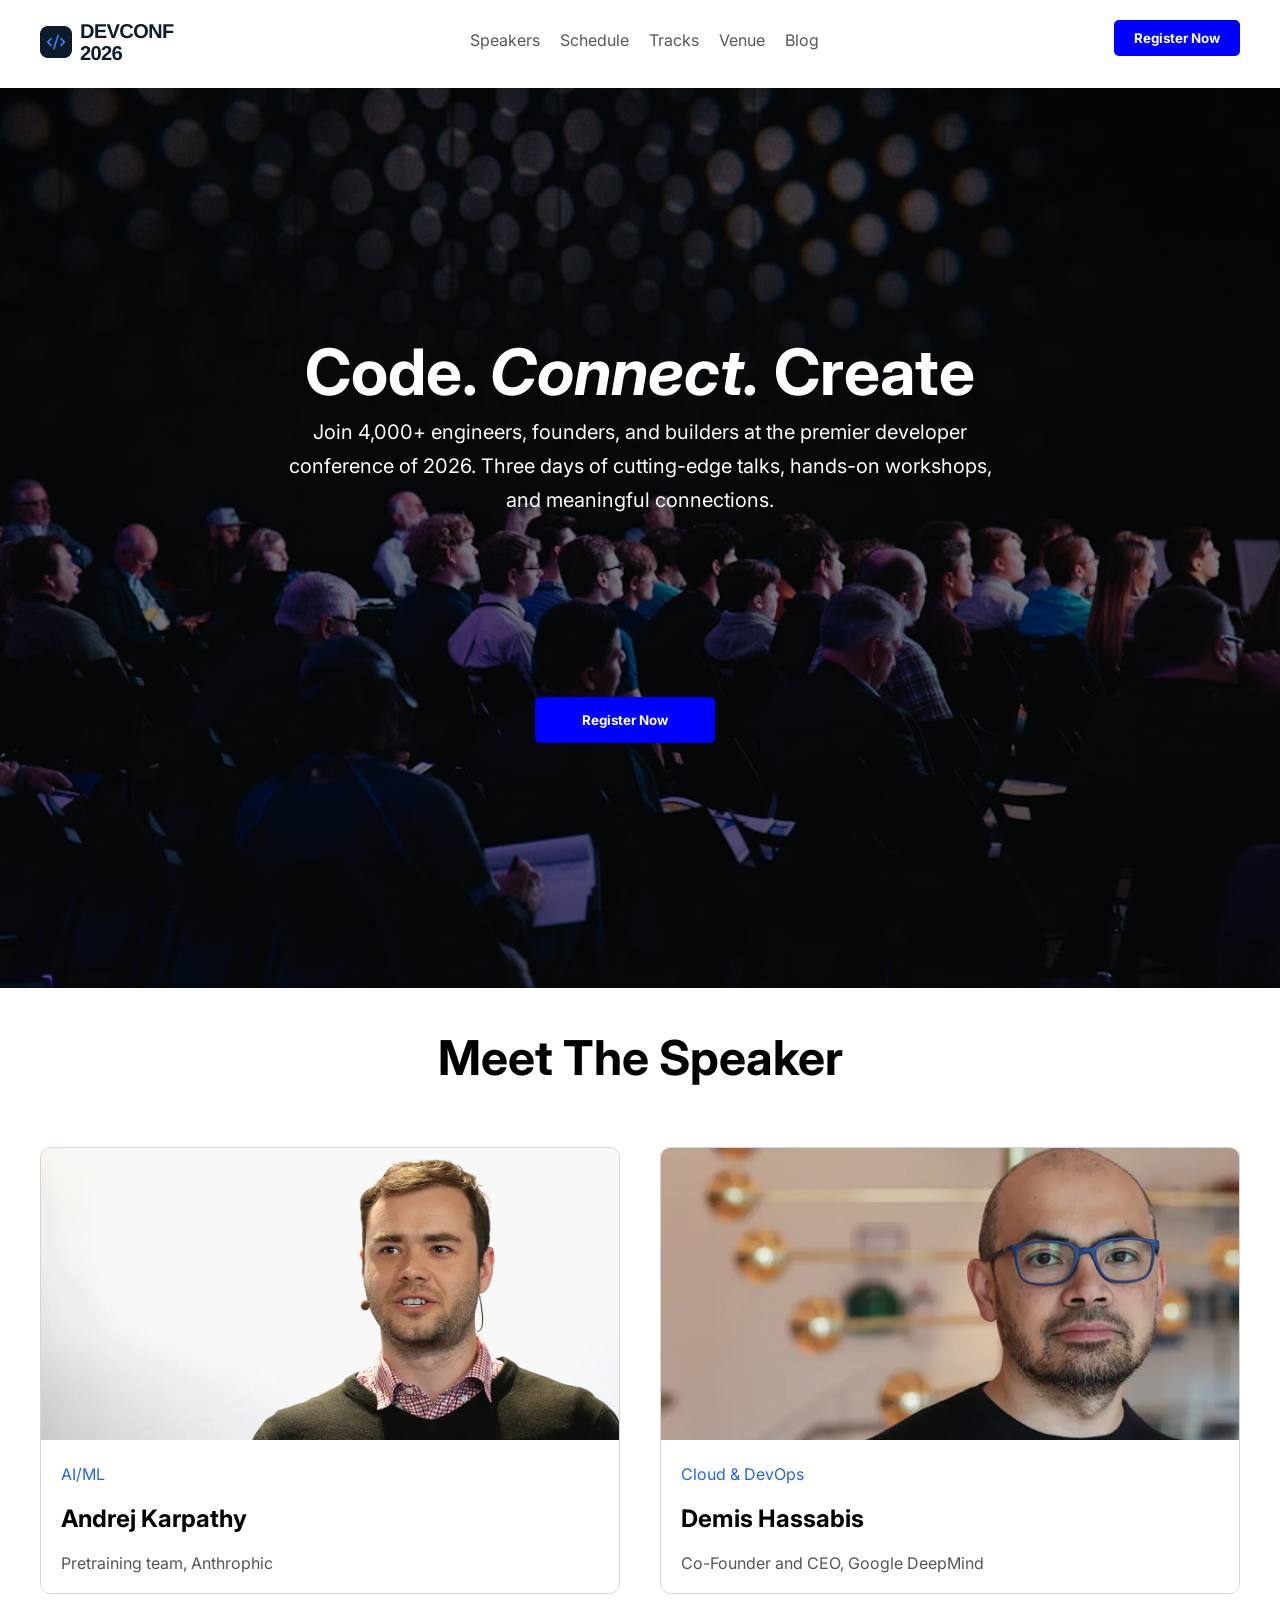
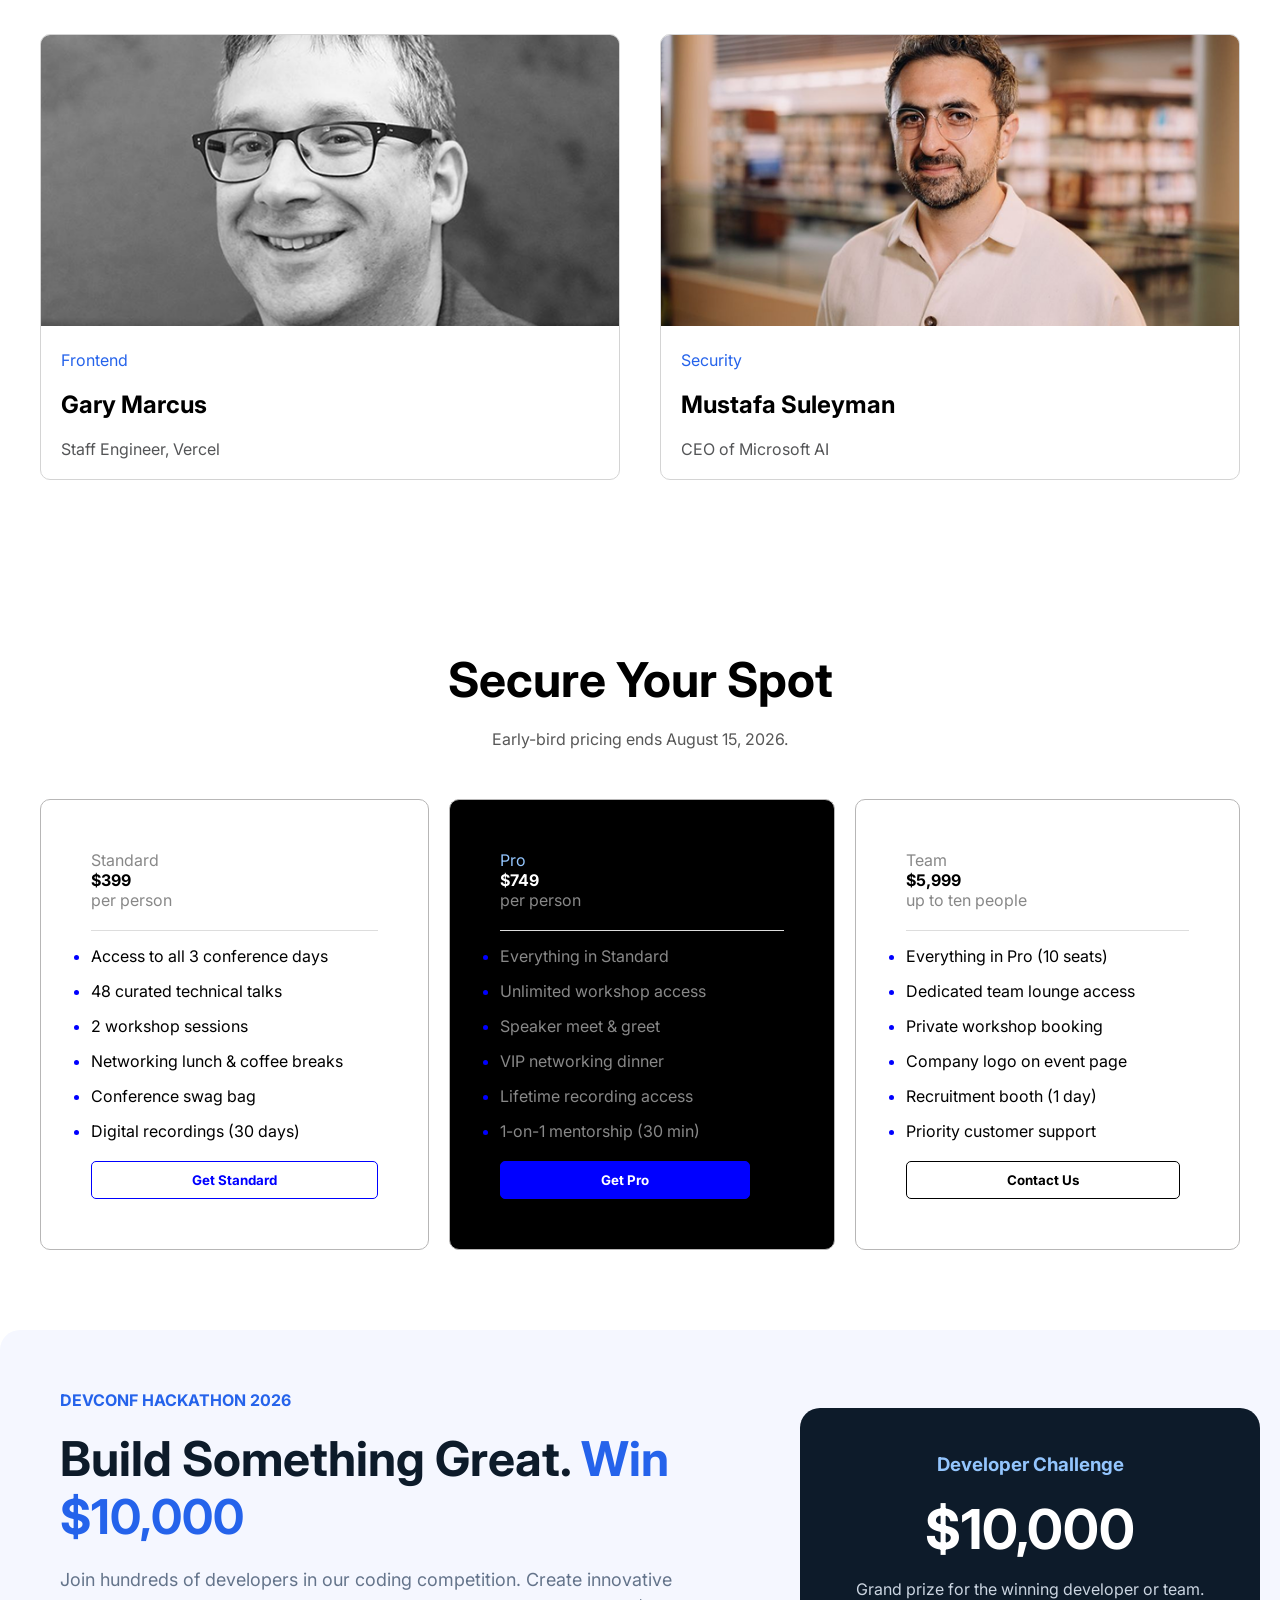
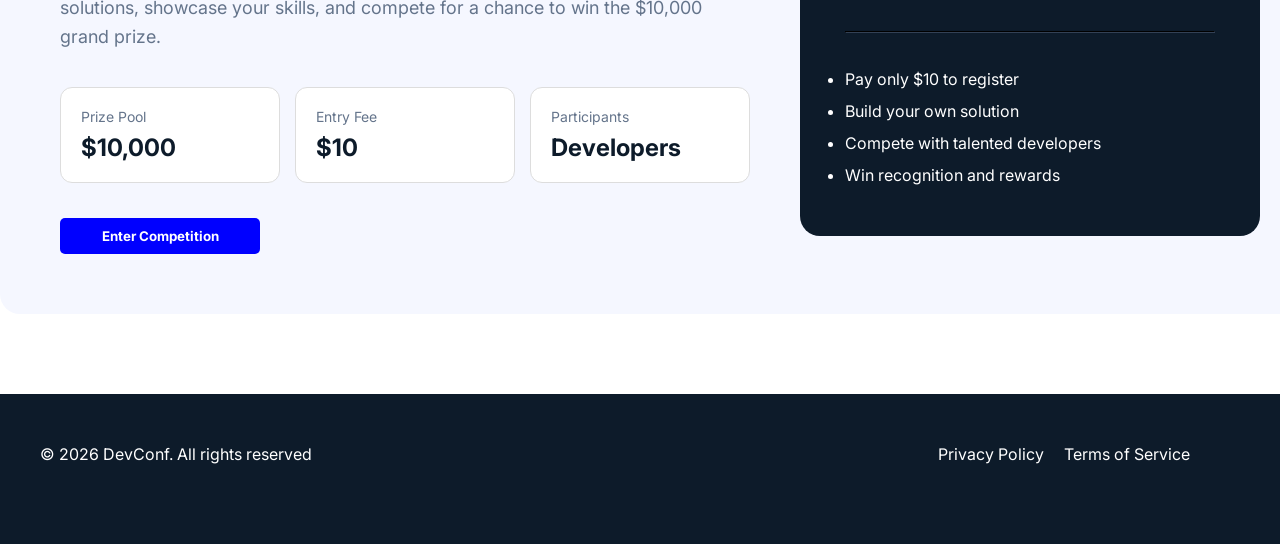
<file: index.html>
<!doctype html>
<html lang="en">
  <head>
    <meta charset="UTF-8" />
    <meta name="viewport" content="width=device-width, initial-scale=1.0" />
    <title>Hero Design</title>
    <link rel="stylesheet" href="./style.css" />
    <link rel="preconnect" href="https://fonts.googleapis.com">
    <link rel="preconnect" href="https://fonts.gstatic.com" crossorigin>
    <link href="https://fonts.googleapis.com/css2?family=Inter:ital,opsz,wght@0,14..32,100..900;1,14..32,100..900&display=swap" rel="stylesheet">
  </head>
  <body>
    <header>
    <nav class="container">
      <div>
        <img src="./assets/logo.png" alt="" />
      </div>
      <div>
        <ul class="nvul">
          <li><a href="">Speakers</a></li>
          <li><a href="">Schedule</a></li>
          <li><a href="">Tracks</a></li>
          <li><a href="">Venue</a></li>
          <li><a href="">Blog</a></li>
        </ul>
      </div>
      <div>
        <button class="btn">Register Now</button>
      </div>
    </nav>
    <div class="banner">
        <div class="banner-content">
          <h1>Code. <em>Connect.</em> Create</h1>

          <p>
            Join 4,000+ engineers, founders, and builders at the premier
            developer
          </p>
          <p>conference of 2026. Three days of cutting-edge talks, hands-on workshops,</p>
          <p> and meaningful connections.</p>
          <div id="bt"><button class="btn btn2">Register Now</button></div>
        </div>
        </div>
    </header>
    <main>
      <section class="main1 container">
        <h1 class="">Meet The Speaker</h1>
        <section class="speaker12">
            <section class="speaker1 speaker1234">
                <img src="./assets/andrej.png" alt="speaker 1" class="image">
                <p class="img_p">AI/ML</p>
                <h2 class="img_h2">Andrej Karpathy</h2>
                <p class="img_p3">Pretraining team, Anthrophic</p>
            </section>
            <section class="speaker2 speaker1234 ">
                <img src="./assets/demis.png" alt="Speaker 2" class="image">
                <p class="img_p">Cloud & DevOps</p>
                <h2 class="img_h2">Demis Hassabis</h2>
                <p class="img_p3">Co-Founder and CEO, Google DeepMind</p>
            </section>
            </section>
            <section class="speaker34">
                <section class="speaker3 speaker1234">
                    <img src="./assets/gary.png" alt="speaker 3" class="image">
                    <p class="img_p">Frontend</p>
                    <h2 class="img_h2">Gary Marcus</h2>
                    <p class="img_p3">Staff Engineer, Vercel</p>
                </section>
                <section class="speaker4 speaker1234">
                    <img src="./assets/mustafa.png" alt="speaker 4" class="image">
                    <p class="img_p">Security</p>
                    <h2 class="img_h2">Mustafa Suleyman</h2>
                    <p class="img_p3">CEO of Microsoft AI</p>
                </section>
            </section>
      </section>
      
      
      
      
      <section class="securespot container">
        <h1>Secure Your Spot</h1>
        <p>Early-bird pricing ends August 15, 2026.</p>
        <section class="box">

            <section class="first_box box-bor">
                <div class="boxpay">
                    <p style="color: #888888;">Standard</p>
                    <h1>$399</h1>
                    <p style="color: #888888;">per person</p>
                </div>
                <ul>
                    <li class="box_li">Access to all 3 conference days</li>
                    <li class="box_li">48 curated technical talks</li>
                    <li class="box_li">2 workshop sessions</li>
                    <li class="box_li">Networking lunch & coffee breaks</li>
                    <li class="box_li">Conference swag bag</li>
                    <li class="box_li">Digital recordings (30 days)</li>
            </ul>
            <button>Get Standard</button>
        </section>
        <section class="second_box box-bor ">
            <div class="boxpay">
                <p style="color:#93c5fd;">Pro</p>
                <h1>$749</h1>
                <p style="color: #888888;">per person</p>
            </div>
            <ul>
                <li class="box_li">Everything in Standard</li>
                <li class="box_li">Unlimited workshop access</li>
                <li class="box_li">Speaker meet & greet</li>
                <li class="box_li">VIP networking dinner</li>
                <li class="box_li">Lifetime recording access</li>
                <li class="box_li">1-on-1 mentorship (30 min)</li>
            </ul>
            <button>Get Pro</button>
        </section>
        <section class="third_box box-bor">
            <div class="boxpay">
                <p style="color:#888888;">Team</p>
                <h1>$5,999</h1>
                <p style="color: #888888;">up to ten people</p>
            </div>
            <ul>
                <li class="box_li">Everything in Pro (10 seats)</li>
                <li class="box_li">Dedicated team lounge access</li>
                <li class="box_li">Private workshop booking</li>
                <li class="box_li">Company logo on event page</li>
                <li class="box_li">Recruitment booth (1 day)</li>
                <li class="box_li">Priority customer support</li>
            </ul>
            <button>Contact Us</button>
        </section>
      </section>
    </section>
    <section class="competition container">

  <div class="competition-left">
    <p class="competition-tag">DEVCONF HACKATHON 2026</p>

    <h1>
      Build Something Great.
      <span>Win $10,000</span>
    </h1>

    <p class="competition-text">
      Join hundreds of developers in our coding competition. 
      Create innovative solutions, showcase your skills, and compete 
      for a chance to win the $10,000 grand prize.
    </p>

    <div class="competition-info">

      <div>
        <p>Prize Pool</p>
        <h2>$10,000</h2>
      </div>

      <div>
        <p>Entry Fee</p>
        <h2>$10</h2>
      </div>

      <div>
        <p>Participants</p>
        <h2>Developers</h2>
      </div>

    </div>

    <button class="btn competition-btn">
      Enter Competition
    </button>

  </div>


  <div class="competition-card">

    <h3>Developer Challenge</h3>

    <div class="money">
      $10,000
    </div>

    <p>
      Grand prize for the winning developer or team.
    </p>

    <hr>

    <ul>
      <li>Pay only $10 to register</li>
      <li>Build your own solution</li>
      <li>Compete with talented developers</li>
      <li>Win recognition and rewards</li>
    </ul>

  </div>

</section>

</main>
<footer>
  <section class="foot_12 container">
    <div class="foot1">
      <a href="">© 2026 DevConf. All rights reserved</a>
    </div>
    <div class="foot2">
      <a href="">Privacy Policy</a>
      <a href="">Terms of Service</a>
    </div>
  </section>
</footer>
</body>
</html>
</file>
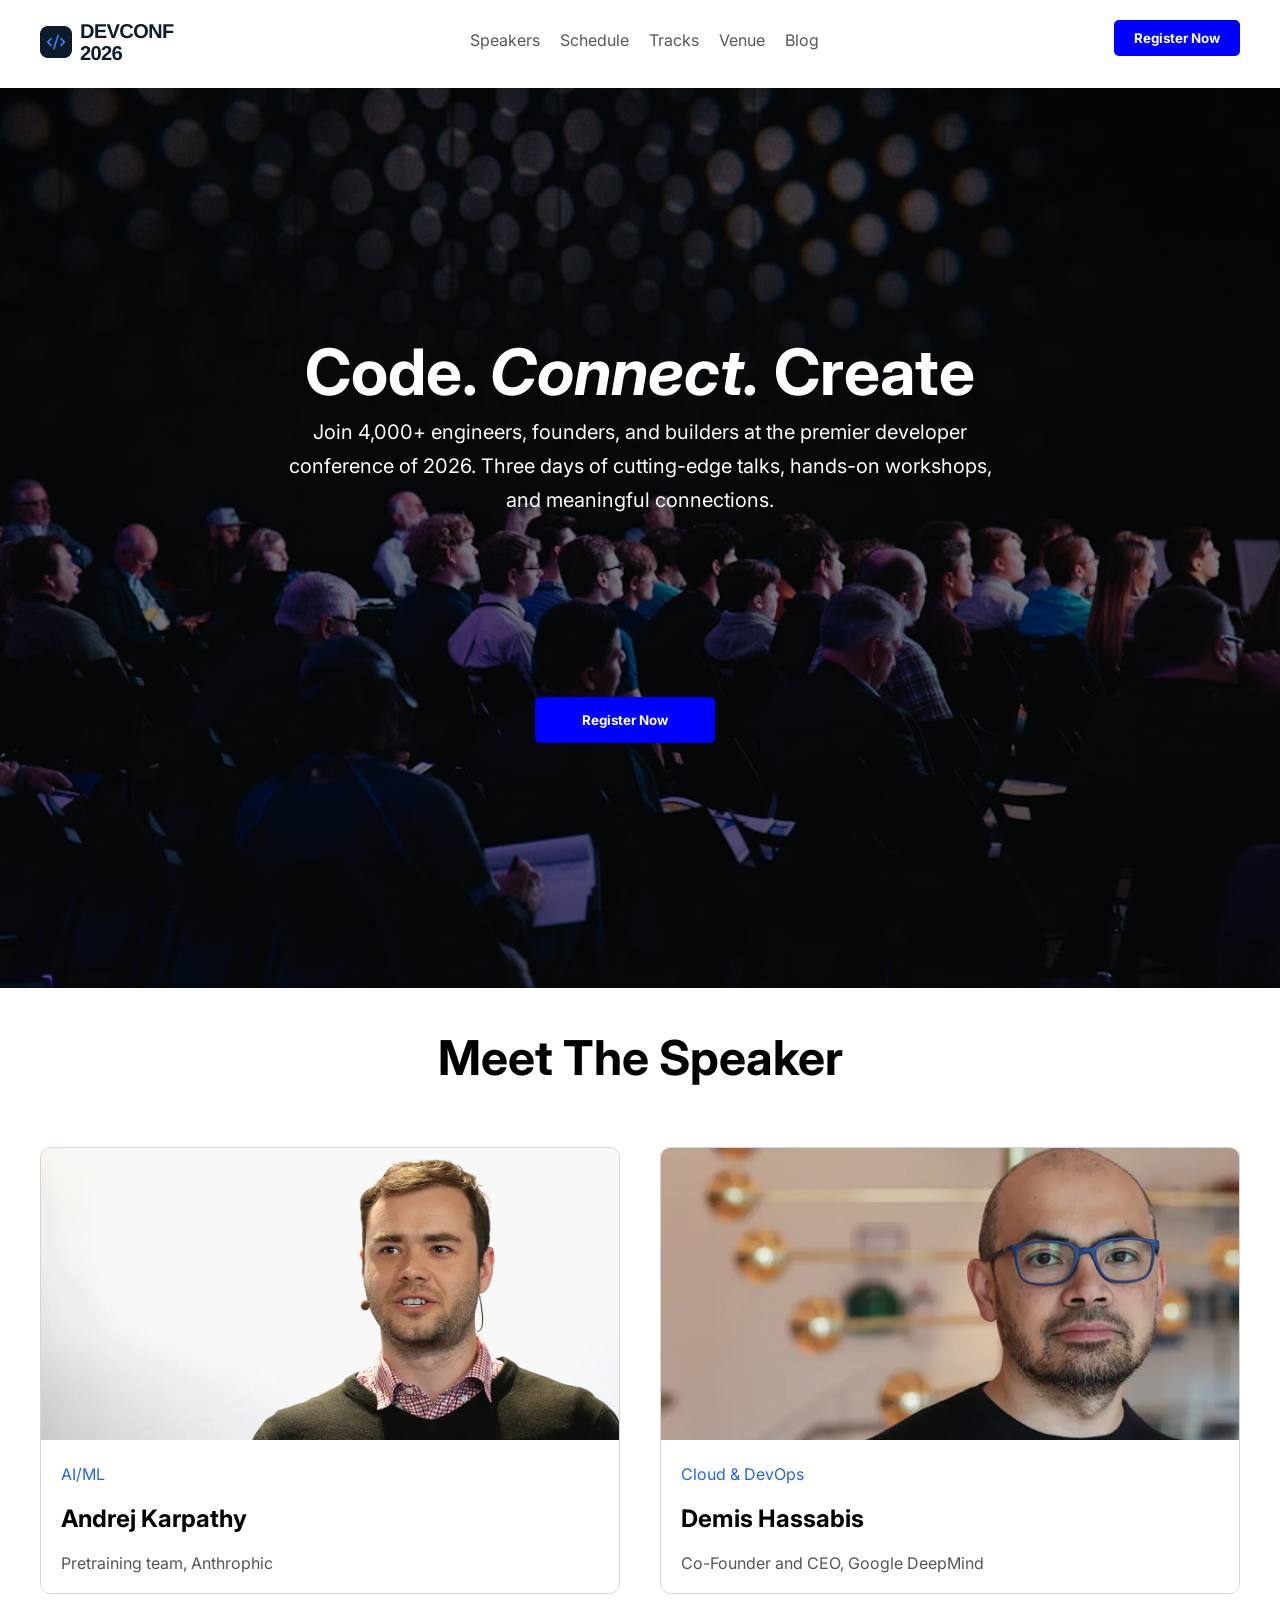
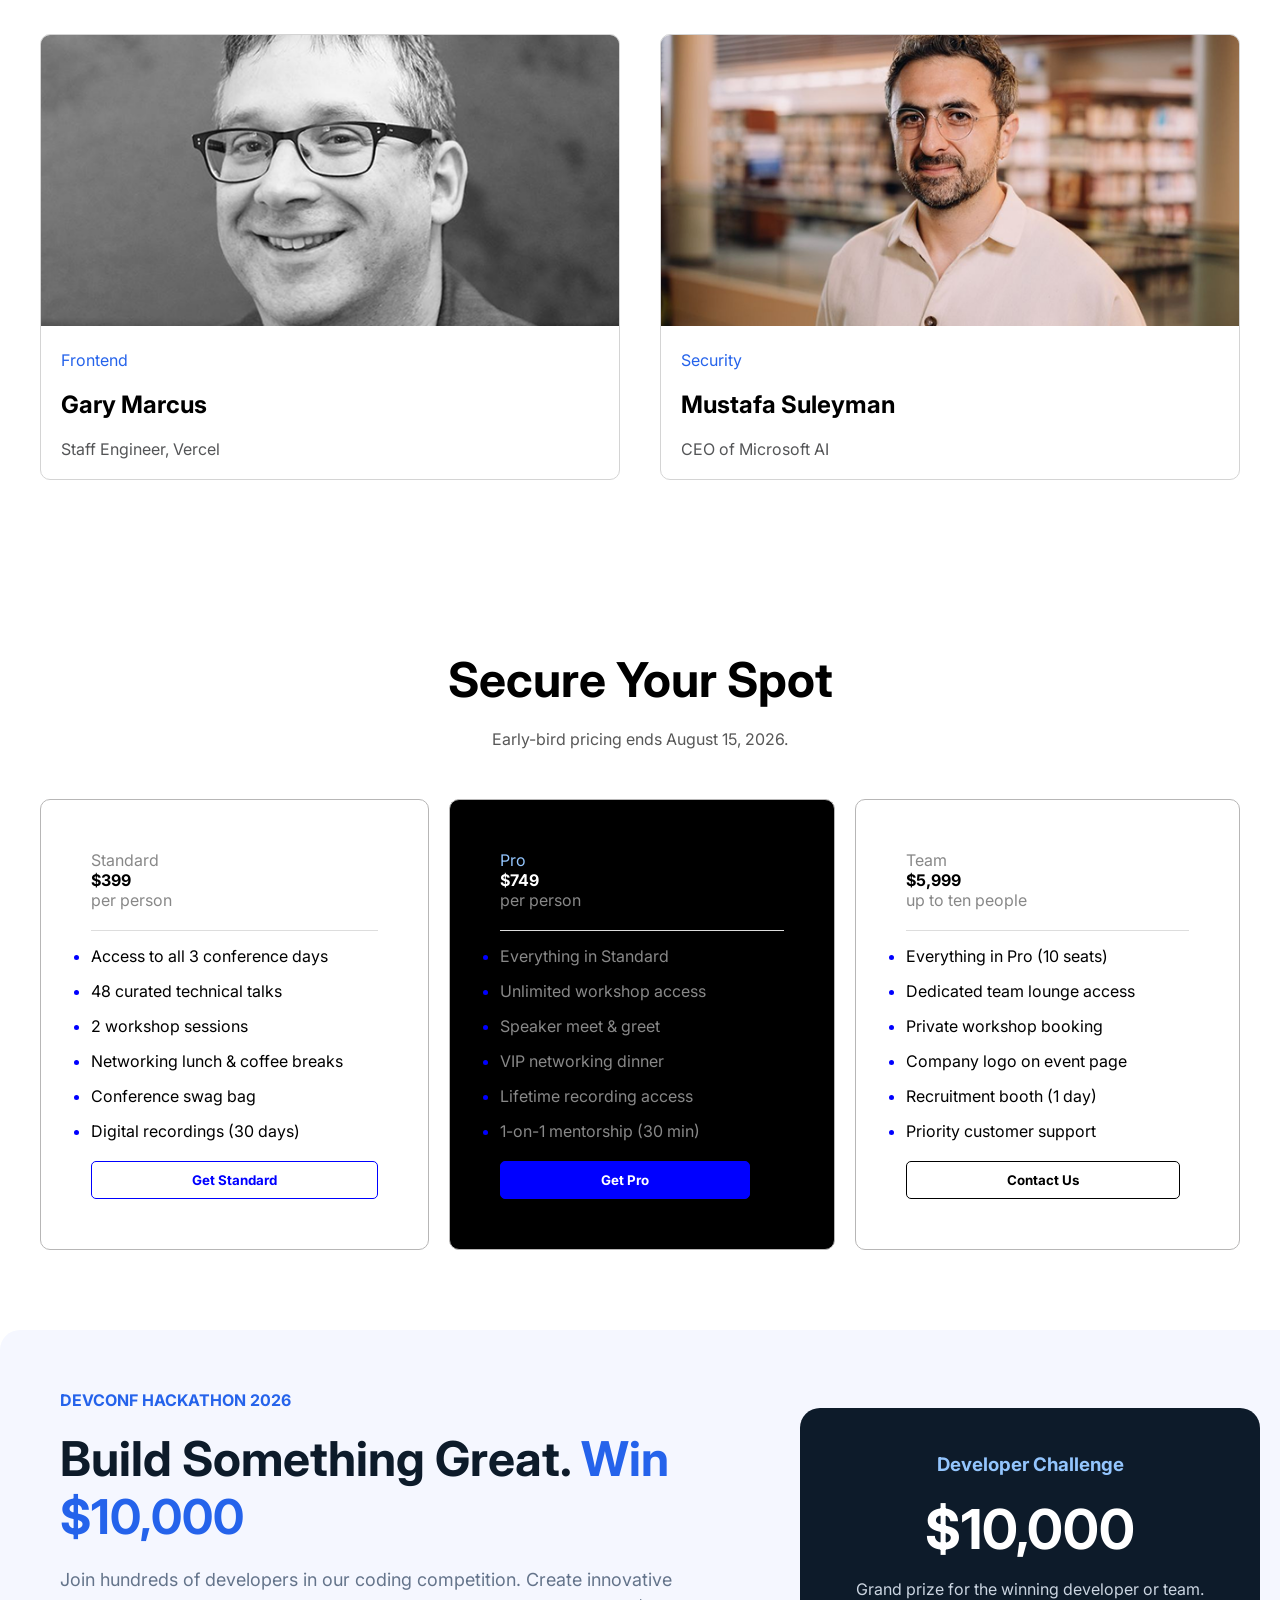
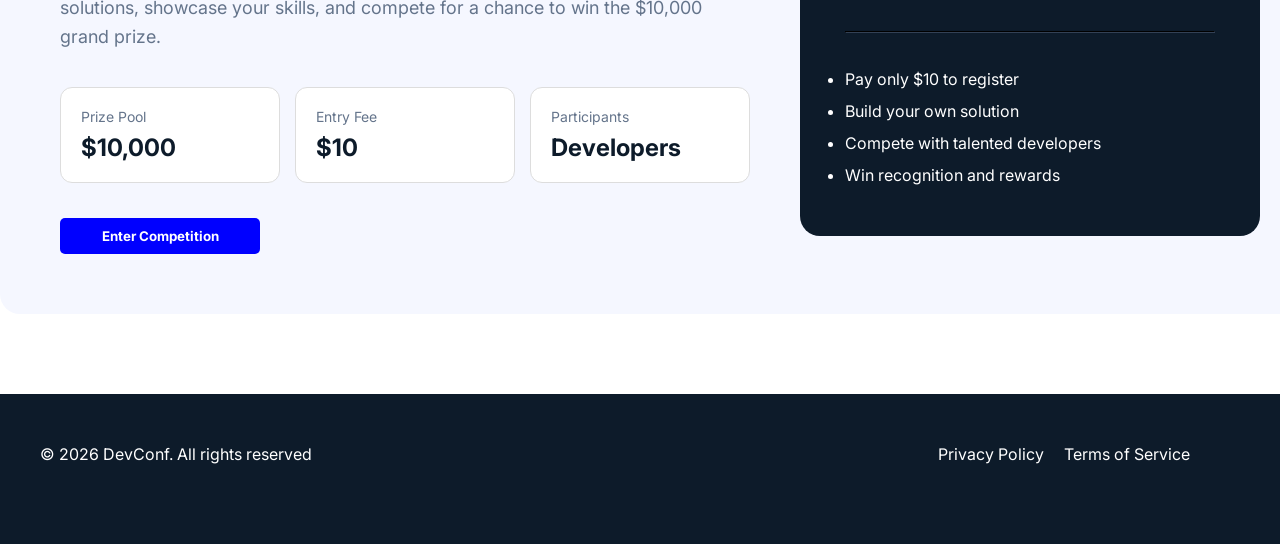
<file: index2.html>
<!doctype html>
<html lang="en">
  <head>
    <meta charset="UTF-8" />
    <meta name="viewport" content="width=device-width, initial-scale=1.0" />
    <title>Hero Design</title>
    <link rel="stylesheet" href="./style2.css" />
    <link rel="preconnect" href="https://fonts.googleapis.com">
    <link rel="preconnect" href="https://fonts.gstatic.com" crossorigin>
    <link href="https://fonts.googleapis.com/css2?family=Inter:ital,opsz,wght@0,14..32,100..900;1,14..32,100..900&display=swap" rel="stylesheet">
  </head>
  <body>
    <header>
    <nav class="container">
      <div>
        <img src="./assets/logo.png" alt="" />
      </div>
      <div>
        <ul class="nvul">
          <li><a href="">Speakers</a></li>
          <li><a href="">Schedule</a></li>
          <li><a href="">Tracks</a></li>
          <li><a href="">Venue</a></li>
          <li><a href="">Blog</a></li>
        </ul>
      </div>
      <div>
        <button class="btn">Register Now</button>
      </div>
    </nav>
    <div class="banner">
        <div class="banner-content">
          <h1>Code. <em>Connect.</em> Create</h1>

          <p>
            Join 4,000+ engineers, founders, and builders at the premier
            developer
          </p>
          <p>conference of 2026. Three days of cutting-edge talks, hands-on workshops,</p>
          <p> and meaningful connections.</p>
          <div id="bt"><button class="btn btn2">Register Now</button></div>
        </div>
        </div>
    </header>
    <main>
      <section class="main1 container">
        <h1 class="">Meet The Speaker</h1>
        <section class="speaker12">
            <section class="speaker1 speaker1234">
                <img src="./assets/andrej.png" alt="speaker 1" class="image">
                <p class="img_p">AI/ML</p>
                <h2 class="img_h2">Andrej Karpathy</h2>
                <p class="img_p3">Pretraining team, Anthrophic</p>
            </section>
            <section class="speaker2 speaker1234 ">
                <img src="./assets/demis.png" alt="Speaker 2" class="image">
                <p class="img_p">Cloud & DevOps</p>
                <h2 class="img_h2">Demis Hassabis</h2>
                <p class="img_p3">Co-Founder and CEO, Google DeepMind</p>
            </section>
            </section>
            <section class="speaker34">
                <section class="speaker3 speaker1234">
                    <img src="./assets/gary.png" alt="speaker 3" class="image">
                    <p class="img_p">Frontend</p>
                    <h2 class="img_h2">Gary Marcus</h2>
                    <p class="img_p3">Staff Engineer, Vercel</p>
                </section>
                <section class="speaker4 speaker1234">
                    <img src="./assets/mustafa.png" alt="speaker 4" class="image">
                    <p class="img_p">Security</p>
                    <h2 class="img_h2">Mustafa Suleyman</h2>
                    <p class="img_p3">CEO of Microsoft AI</p>
                </section>
            </section>
      </section>
      
      
      
      
      <section class="securespot container">
        <h1>Secure Your Spot</h1>
        <p>Early-bird pricing ends August 15, 2026.</p>
        <section class="box">

            <section class="first_box box-bor">
                <div class="boxpay">
                    <p style="color: #888888;">Standard</p>
                    <h1>$399</h1>
                    <p style="color: #888888;">per person</p>
                </div>
                <ul>
                    <li class="box_li">Access to all 3 conference days</li>
                    <li class="box_li">48 curated technical talks</li>
                    <li class="box_li">2 workshop sessions</li>
                    <li class="box_li">Networking lunch & coffee breaks</li>
                    <li class="box_li">Conference swag bag</li>
                    <li class="box_li">Digital recordings (30 days)</li>
            </ul>
            <button>Get Standard</button>
        </section>
        <section class="second_box box-bor ">
            <div class="boxpay">
                <p style="color:#93c5fd;">Pro</p>
                <h1>$749</h1>
                <p style="color: #888888;">per person</p>
            </div>
            <ul>
                <li class="box_li">Everything in Standard</li>
                <li class="box_li">Unlimited workshop access</li>
                <li class="box_li">Speaker meet & greet</li>
                <li class="box_li">VIP networking dinner</li>
                <li class="box_li">Lifetime recording access</li>
                <li class="box_li">1-on-1 mentorship (30 min)</li>
            </ul>
            <button>Get Pro</button>
        </section>
        <section class="third_box box-bor">
            <div class="boxpay">
                <p style="color:#888888;">Team</p>
                <h1>$5,999</h1>
                <p style="color: #888888;">up to ten people</p>
            </div>
            <ul>
                <li class="box_li">Everything in Pro (10 seats)</li>
                <li class="box_li">Dedicated team lounge access</li>
                <li class="box_li">Private workshop booking</li>
                <li class="box_li">Company logo on event page</li>
                <li class="box_li">Recruitment booth (1 day)</li>
                <li class="box_li">Priority customer support</li>
            </ul>
            <button>Contact Us</button>
        </section>
      </section>
    </section>
    <section class="competition container">

  <div class="competition-left">
    <p class="competition-tag">DEVCONF HACKATHON 2026</p>

    <h1>
      Build Something Great.
      <span>Win $10,000</span>
    </h1>

    <p class="competition-text">
      Join hundreds of developers in our coding competition. 
      Create innovative solutions, showcase your skills, and compete 
      for a chance to win the $10,000 grand prize.
    </p>

    <div class="competition-info">

      <div>
        <p>Prize Pool</p>
        <h2>$10,000</h2>
      </div>

      <div>
        <p>Entry Fee</p>
        <h2>$10</h2>
      </div>

      <div>
        <p>Participants</p>
        <h2>Developers</h2>
      </div>

    </div>

    <button class="btn competition-btn">
      Enter Competition
    </button>

  </div>


  <div class="competition-card">

    <h3>Developer Challenge</h3>

    <div class="money">
      $10,000
    </div>

    <p>
      Grand prize for the winning developer or team.
    </p>

    <hr>

    <ul>
      <li>Pay only $10 to register</li>
      <li>Build your own solution</li>
      <li>Compete with talented developers</li>
      <li>Win recognition and rewards</li>
    </ul>

  </div>

</section>

</main>
<footer>
  <section class="foot_12 container">
    <div class="foot1">
      <a href="">© 2026 DevConf. All rights reserved</a>
    </div>
    <div class="foot2">
      <a href="">Privacy Policy</a>
      <a href="">Terms of Service</a>
    </div>
  </section>
</footer>
</body>
</html>
</file>
<file: style.css>
*{
    margin: 0;
    padding: 0;
    font-family: "Inter", sans-serif;
}
.container{
    width: 1200px;
    margin: auto;
}

/* button */

.btn{
    color: white;
    background-color: blue;
    padding: 10px 20px;
    display: flex;
    justify-content: center;
    font-weight: bold;
    border: none;
    border-radius: 5px;
}
.btn2{
    padding: 15px 25px;
    width: 180px;
    margin-left: 35%;
}
#bt{
    padding-top: 25%;
}
nav{
    display: flex;
    justify-content: space-between;
    padding: 20px 0;
}
.nvul{
    display: flex;
    list-style: none;
    gap: 20px;
    padding-top: 10px;
}
.nvul li a{
    text-decoration: none;
    color:#575757 ;   
}
.nvul li a:hover{
    color: violet;
}
.banner{
    background-image: linear-gradient(rgba(0,0,0,0.5), rgba(0,0,0,0.5)), url('./assets/banner.jpg');
    height: 100vh;
    background-repeat: no-repeat;
    background-size: cover;
    background-position: center;
    display: grid;
    justify-content: center;
    align-items: center;
}
.banner-content{
    color: white;
    display: grid;
    text-align: center;
    align-items: center;
    justify-content: center;
    gap: 10px;
}
.banner-content h1 {
    font-weight: bold;
    font-size: 4rem;
}
.banner-content p{
    font-size: 20px;
}


.speaker12{
    display: grid;
    grid-template-columns: repeat(2 , 1fr);
    gap: 40px;
    
}
.image{
    width: 100%;
}
.main1 h1{
    display: flex;
    justify-content: center;
    margin: 40px;
    font-weight: bold;
    font-size: 3rem;
}
.img_p{
    color:#2563eb;
    font-weight: 400;
    margin: 10px 0;
    margin: 20px;
}
.img_h2{
    margin: 8px 0;
    margin: 20px;
}
.img_p3{
    color: rgb(84, 85, 87);
    margin: 20px;
}
.speaker1234{
    border: 1px solid;
    border-color: rgb(212, 212, 212);
    border-radius: 10px; 
    overflow: hidden;
    margin: 20px 0;
}
.speaker34{
    display: grid;
    grid-template-columns: repeat(2 , 1fr);
    gap: 40px;   
}

.securespot > h1{
    display: flex;
    justify-content: center;
    font-size: 3rem;
}
.securespot > p{
    display: flex;
    justify-content: center;
    color: #575757;
    margin-top: 20px;
}
.securespot{
    margin-top: 150px;
}

.box{
    display: grid;
    grid-template-columns: repeat(3 , 1fr);    
    margin-top: 50px;
    margin-bottom: 70px;
    gap: 20px;
}

.boxpay{
    border-bottom: 1px solid #ddd;
    padding-bottom: 20px;
}
.box-bor{
    border: solid 1px rgb(183, 182, 182);
    padding: 50px;
    border-radius: 10px;
}
.first_box button{      
    color:blue;
    background-color: white;
    padding: 10px 20px;
    display: inline-flex;
    justify-content: center;
    align-items: center;
    white-space: nowrap;
    font-weight: bold;
    border: solid blue 1px;
    border-radius: 5px;
    padding: 10px 100px;
    margin-top: 5px;
}
.first_box ul li{
    justify-content: grid;
    margin: 15px 0 ;
}
.box_li::marker{
    color: blue;
}
.second_box ul li{
    justify-content: grid;
    margin: 15px 0 ;
}
.second_box{
    color: #888888;
    background-color: black;
}
.second_box h1{
    color: white;
}
.second_box button{      
    color:white;
    background-color:blue;
    padding: 10px 20px;
    display: inline-flex;
    justify-content: center;
    align-items: center;
    white-space: nowrap;
    font-weight: bold;
    border: solid blue 1px;
    border-radius: 5px;
    padding: 10px 100px;
    margin-top: 5px;
}
.third_box ul li{
    justify-content: grid;
    margin: 15px 0 ;
}

.third_box button{      
    color:black;
    background-color:white;
    padding: 10px 20px;
    display: inline-flex;
    justify-content: center;
    align-items: center;
    white-space: nowrap;
    font-weight: bold;
    border: solid black 1px;
    border-radius: 5px;
    padding: 10px 100px;
    margin-top: 5px;
}






footer{
    background-color:#0d1b2a;
    height: 150px;
    width: auto;
}
.foot_12{
    display: flex;
    justify-content: space-between;
}

.foot_12 a{
    text-decoration: none;
    color: #ffffff;
}
.foot1{
    display: grid;
    padding: 50px 0;
}
.foot2{
    display: flex;
    gap: 20px;
    padding: 50px;
}

.competition{
    margin-top: 80px;
    margin-bottom: 80px;
    padding: 60px;
    background:#f5f7ff;
    border-radius:20px;
    display:grid;
    grid-template-columns: 1.5fr 1fr;
    gap:50px;
    align-items:center;
}


.competition-tag{
    color:#2563eb;
    font-weight:bold;
    margin-bottom:20px;
}


.competition-left h1{
    font-size:48px;
    line-height:1.2;
    color:#0d1b2a;
}


.competition-left h1 span{
    color:#2563eb;
}


.competition-text{
    margin-top:20px;
    color:#64748b;
    font-size:18px;
    line-height:1.6;
}


.competition-info{
    display:grid;
    grid-template-columns:repeat(3,1fr);
    gap:15px;
    margin:35px 0;
}


.competition-info div{
    background:white;
    padding:20px;
    border-radius:12px;
    border:1px solid #ddd;
}


.competition-info p{
    color:#64748b;
    font-size:14px;
}


.competition-info h2{
    margin-top:8px;
    color:#0d1b2a;
}


.competition-btn{
    width:200px;
}


.competition-card{
    background:#0d1b2a;
    color:white;
    padding:45px;
    border-radius:20px;
    text-align:center;
}


.competition-card h3{
    color:#93c5fd;
    margin-bottom:20px;
}


.money{
    font-size:55px;
    font-weight:bold;
    margin-bottom:15px;
}


.competition-card p{
    color:#cbd5e1;
    line-height:1.5;
}


.competition-card hr{
    margin:30px 0;
    border-color:#334155;
}


.competition-card ul{
    text-align:left;
    line-height:2;
}


@media(max-width:900px){

.competition{
    grid-template-columns:1fr;
}

.competition-info{
    grid-template-columns:1fr;
}

}
</file>
<file: style2.css>
*{
    margin: 0;
    padding: 0;
    font-family: "Inter", sans-serif;
}
.container{
    width: 1200px;
    margin: auto;
}

/* button */

.btn{
    color: white;
    background-color: blue;
    padding: 10px 20px;
    display: flex;
    justify-content: center;
    font-weight: bold;
    border: none;
    border-radius: 5px;
}
.btn2{
    padding: 15px 25px;
    width: 180px;
    margin-left: 35%;
}
#bt{
    padding-top: 25%;
}
nav{
    display: flex;
    justify-content: space-between;
    padding: 20px 0;
}
.nvul{
    display: flex;
    list-style: none;
    gap: 20px;
    padding-top: 10px;
}
.nvul li a{
    text-decoration: none;
    color:#575757 ;   
}
.nvul li a:hover{
    color: violet;
}
.banner{
    background-image: linear-gradient(rgba(0,0,0,0.5), rgba(0,0,0,0.5)), url('./assets/banner.jpg');
    height: 100vh;
    background-repeat: no-repeat;
    background-size: cover;
    background-position: center;
    display: grid;
    justify-content: center;
    align-items: center;
}
.banner-content{
    color: white;
    display: grid;
    text-align: center;
    align-items: center;
    justify-content: center;
    gap: 10px;
}
.banner-content h1 {
    font-weight: bold;
    font-size: 4rem;
}
.banner-content p{
    font-size: 20px;
}


.speaker12{
    display: grid;
    grid-template-columns: repeat(2 , 1fr);
    gap: 40px;
    
}
.image{
    width: 100%;
}
.main1 h1{
    display: flex;
    justify-content: center;
    margin: 40px;
    font-weight: bold;
    font-size: 3rem;
}
.img_p{
    color:#2563eb;
    font-weight: 400;
    margin: 10px 0;
    margin: 20px;
}
.img_h2{
    margin: 8px 0;
    margin: 20px;
}
.img_p3{
    color: rgb(84, 85, 87);
    margin: 20px;
}
.speaker1234{
    border: 1px solid;
    border-color: rgb(212, 212, 212);
    border-radius: 10px; 
    overflow: hidden;
    margin: 20px 0;
}
.speaker34{
    display: grid;
    grid-template-columns: repeat(2 , 1fr);
    gap: 40px;   
}

.securespot > h1{
    display: flex;
    justify-content: center;
    font-size: 3rem;
}
.securespot > p{
    display: flex;
    justify-content: center;
    color: #575757;
    margin-top: 20px;
}
.securespot{
    margin-top: 150px;
}

.box{
    display: grid;
    grid-template-columns: repeat(3 , 1fr);    
    margin-top: 50px;
    margin-bottom: 70px;
    gap: 20px;
}

.boxpay{
    border-bottom: 1px solid #ddd;
    padding-bottom: 20px;
}
.box-bor{
    border: solid 1px rgb(183, 182, 182);
    padding: 50px;
    border-radius: 10px;
}
.first_box button{      
    color:blue;
    background-color: white;
    padding: 10px 20px;
    display: inline-flex;
    justify-content: center;
    align-items: center;
    white-space: nowrap;
    font-weight: bold;
    border: solid blue 1px;
    border-radius: 5px;
    padding: 10px 100px;
    margin-top: 5px;
}
.first_box ul li{
    justify-content: grid;
    margin: 15px 0 ;
}
.box_li::marker{
    color: blue;
}
.second_box ul li{
    justify-content: grid;
    margin: 15px 0 ;
}
.second_box{
    color: #888888;
    background-color: black;
}
.second_box h1{
    color: white;
}
.second_box button{      
    color:white;
    background-color:blue;
    padding: 10px 20px;
    display: inline-flex;
    justify-content: center;
    align-items: center;
    white-space: nowrap;
    font-weight: bold;
    border: solid blue 1px;
    border-radius: 5px;
    padding: 10px 100px;
    margin-top: 5px;
}
.third_box ul li{
    justify-content: grid;
    margin: 15px 0 ;
}

.third_box button{      
    color:black;
    background-color:white;
    padding: 10px 20px;
    display: inline-flex;
    justify-content: center;
    align-items: center;
    white-space: nowrap;
    font-weight: bold;
    border: solid black 1px;
    border-radius: 5px;
    padding: 10px 100px;
    margin-top: 5px;
}






footer{
    background-color:#0d1b2a;
    height: 150px;
    width: auto;
}
.foot_12{
    display: flex;
    justify-content: space-between;
}

.foot_12 a{
    text-decoration: none;
    color: #ffffff;
}
.foot1{
    display: grid;
    padding: 50px 0;
}
.foot2{
    display: flex;
    gap: 20px;
    padding: 50px;
}

.competition{
    margin-top: 80px;
    margin-bottom: 80px;
    padding: 60px;
    background:#f5f7ff;
    border-radius:20px;
    display:grid;
    grid-template-columns: 1.5fr 1fr;
    gap:50px;
    align-items:center;
}


.competition-tag{
    color:#2563eb;
    font-weight:bold;
    margin-bottom:20px;
}


.competition-left h1{
    font-size:48px;
    line-height:1.2;
    color:#0d1b2a;
}


.competition-left h1 span{
    color:#2563eb;
}


.competition-text{
    margin-top:20px;
    color:#64748b;
    font-size:18px;
    line-height:1.6;
}


.competition-info{
    display:grid;
    grid-template-columns:repeat(3,1fr);
    gap:15px;
    margin:35px 0;
}


.competition-info div{
    background:white;
    padding:20px;
    border-radius:12px;
    border:1px solid #ddd;
}


.competition-info p{
    color:#64748b;
    font-size:14px;
}


.competition-info h2{
    margin-top:8px;
    color:#0d1b2a;
}


.competition-btn{
    width:200px;
}


.competition-card{
    background:#0d1b2a;
    color:white;
    padding:45px;
    border-radius:20px;
    text-align:center;
}


.competition-card h3{
    color:#93c5fd;
    margin-bottom:20px;
}


.money{
    font-size:55px;
    font-weight:bold;
    margin-bottom:15px;
}


.competition-card p{
    color:#cbd5e1;
    line-height:1.5;
}


.competition-card hr{
    margin:30px 0;
    border-color:#334155;
}


.competition-card ul{
    text-align:left;
    line-height:2;
}


@media(max-width:900px){

.competition{
    grid-template-columns:1fr;
}

.competition-info{
    grid-template-columns:1fr;
}

}
</file>
